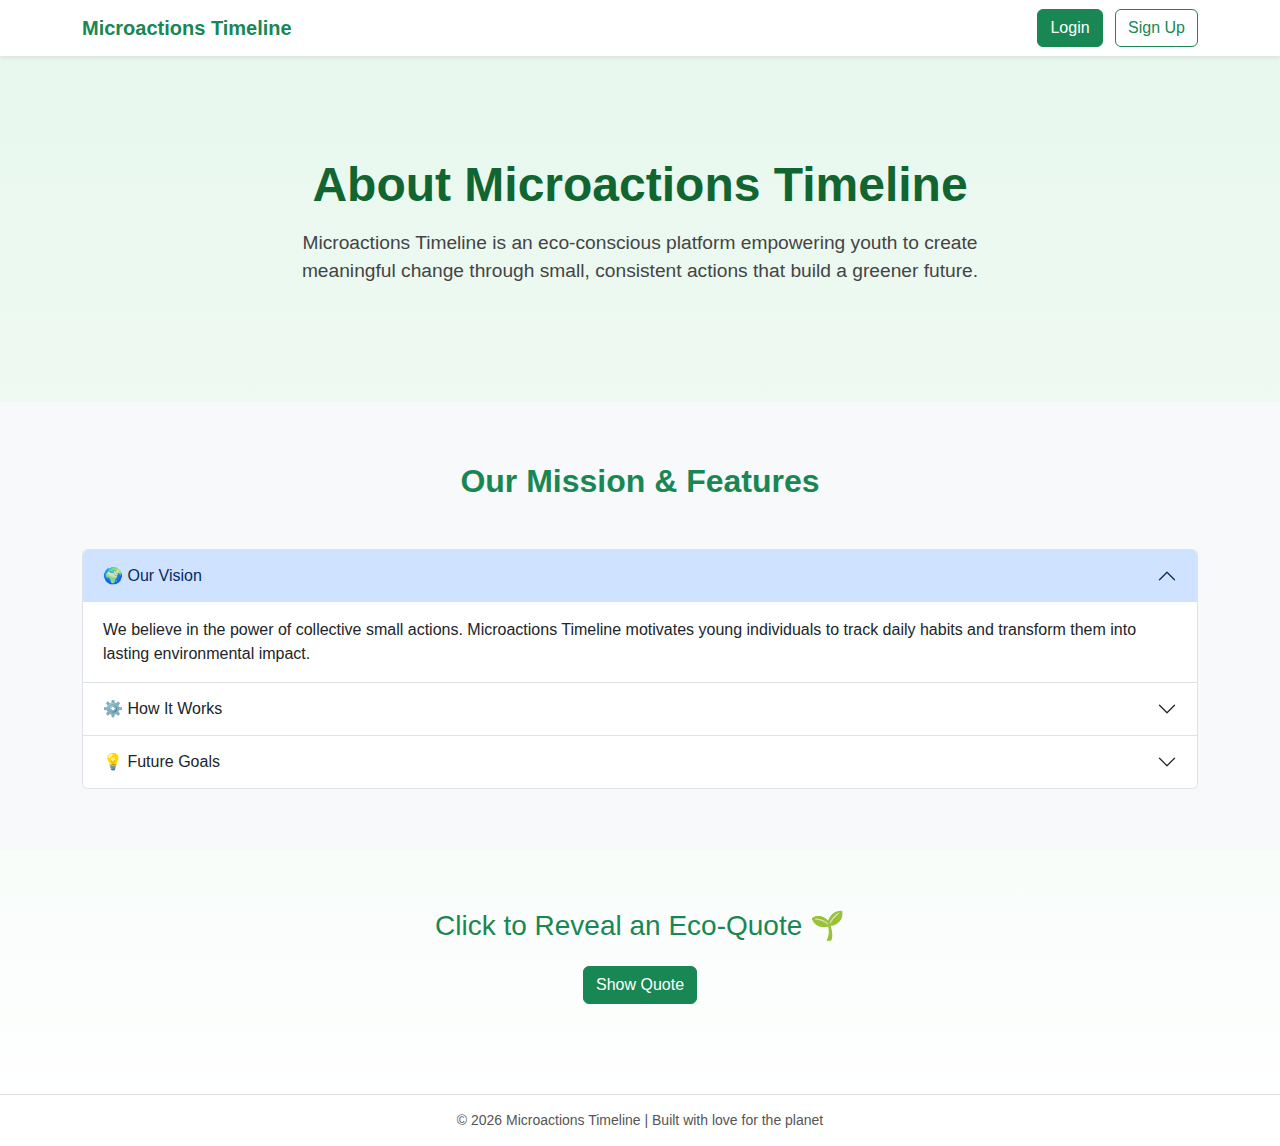
<file: APPDEV/index.html>
<!DOCTYPE html>
<html lang="en">
<head>
  <meta charset="UTF-8" />
  <meta name="viewport" content="width=device-width, initial-scale=1.0" />
  <title>About - Microactions Timeline</title>
  <link
    href="https://cdn.jsdelivr.net/npm/bootstrap@5.3.2/dist/css/bootstrap.min.css"
    rel="stylesheet"
  />
  <style>
    body {
      font-family: Arial, sans-serif;
      background: linear-gradient(to bottom, #e6f7ec, #ffffff);
    }
    .hero {
      padding: 100px 20px;
      text-align: center;
    }
    .hero h1 {
      font-size: 3rem;
      font-weight: 800;
      color: #116530;
    }
    .hero p {
      font-size: 1.2rem;
      color: #444;
      margin-top: 15px;
      max-width: 700px;
      margin-left: auto;
      margin-right: auto;
    }
    .section {
      padding: 60px 20px;
    }
    footer {
      background: #fff;
      padding: 15px 0;
      text-align: center;
      font-size: 14px;
      color: #555;
      border-top: 1px solid #ddd;
      margin-top: 30px;
    }
  </style>
</head>
<body>
  <!-- Navbar -->
  <nav class="navbar navbar-expand-lg navbar-light bg-white shadow-sm">
    <div class="container">
      <a class="navbar-brand fw-bold text-success" href="pg1.html">Microactions Timeline</a>
      <div class="ms-auto">
        <a href="login.html" class="btn btn-success me-2">Login</a>
        <a href="signup.html" class="btn btn-outline-success">Sign Up</a>
      </div>
    </div>
  </nav>

  <!-- Hero Section -->
  <section class="hero">
    <h1>About Microactions Timeline</h1>
    <p>
      Microactions Timeline is an eco-conscious platform empowering youth to create meaningful change through small, consistent actions that build a greener future.
    </p>
  </section>

  <!-- Interactive Product Description -->
  <section class="section bg-light">
    <div class="container">
      <h2 class="text-center text-success fw-bold mb-5">Our Mission & Features</h2>
      <div class="accordion" id="productAccordion">
        <div class="accordion-item">
          <h2 class="accordion-header" id="headingOne">
            <button class="accordion-button" type="button" data-bs-toggle="collapse" data-bs-target="#collapseOne">
              🌍 Our Vision
            </button>
          </h2>
          <div id="collapseOne" class="accordion-collapse collapse show" data-bs-parent="#productAccordion">
            <div class="accordion-body">
              We believe in the power of collective small actions. Microactions Timeline motivates young individuals to track daily habits and transform them into lasting environmental impact.
            </div>
          </div>
        </div>

        <div class="accordion-item">
          <h2 class="accordion-header" id="headingTwo">
            <button class="accordion-button collapsed" type="button" data-bs-toggle="collapse" data-bs-target="#collapseTwo">
              ⚙️ How It Works
            </button>
          </h2>
          <div id="collapseTwo" class="accordion-collapse collapse" data-bs-parent="#productAccordion">
            <div class="accordion-body">
              <ul>
                <li>Log your eco-friendly activities daily.</li>
                <li>Participate in sustainability challenges.</li>
                <li>Earn rewards and badges for consistency.</li>
                <li>Connect with other eco-warriors worldwide.</li>
              </ul>
            </div>
          </div>
        </div>

        <div class="accordion-item">
          <h2 class="accordion-header" id="headingThree">
            <button class="accordion-button collapsed" type="button" data-bs-toggle="collapse" data-bs-target="#collapseThree">
              💡 Future Goals
            </button>
          </h2>
          <div id="collapseThree" class="accordion-collapse collapse" data-bs-parent="#productAccordion">
            <div class="accordion-body">
              Our future roadmap includes AI-powered impact tracking, school-level leaderboards, and community-driven campaigns to further promote sustainable living.
            </div>
          </div>
        </div>
      </div>
    </div>
  </section>

  <!-- Interactive JavaScript Animation -->
  <section class="section text-center">
    <h3 class="text-success mb-4">Click to Reveal an Eco-Quote 🌱</h3>
    <button id="quoteBtn" class="btn btn-success">Show Quote</button>
    <p id="quoteText" class="mt-4 fw-bold text-secondary" style="display:none;"></p>
  </section>

  <!-- Footer -->
  <footer>
    © <script>document.write(new Date().getFullYear());</script> Microactions Timeline |
    Built with love for the planet
  </footer>

  <!-- Bootstrap + JS -->
  <script src="https://cdn.jsdelivr.net/npm/bootstrap@5.3.2/dist/js/bootstrap.bundle.min.js"></script>
  <script>
    // Simple JS interactivity for the quote reveal
    const quotes = [
      "Small actions can create a ripple of change.",
      "Be the reason the Earth smiles today.",
      "The future is green if you make it so.",
      "Change starts with your microaction!"
    ];
    document.getElementById("quoteBtn").addEventListener("click", () => {
      const randomQuote = quotes[Math.floor(Math.random() * quotes.length)];
      const quoteText = document.getElementById("quoteText");
      quoteText.style.display = "block";
      quoteText.textContent = randomQuote;
    });
  </script>
</body>
</html>
</file>
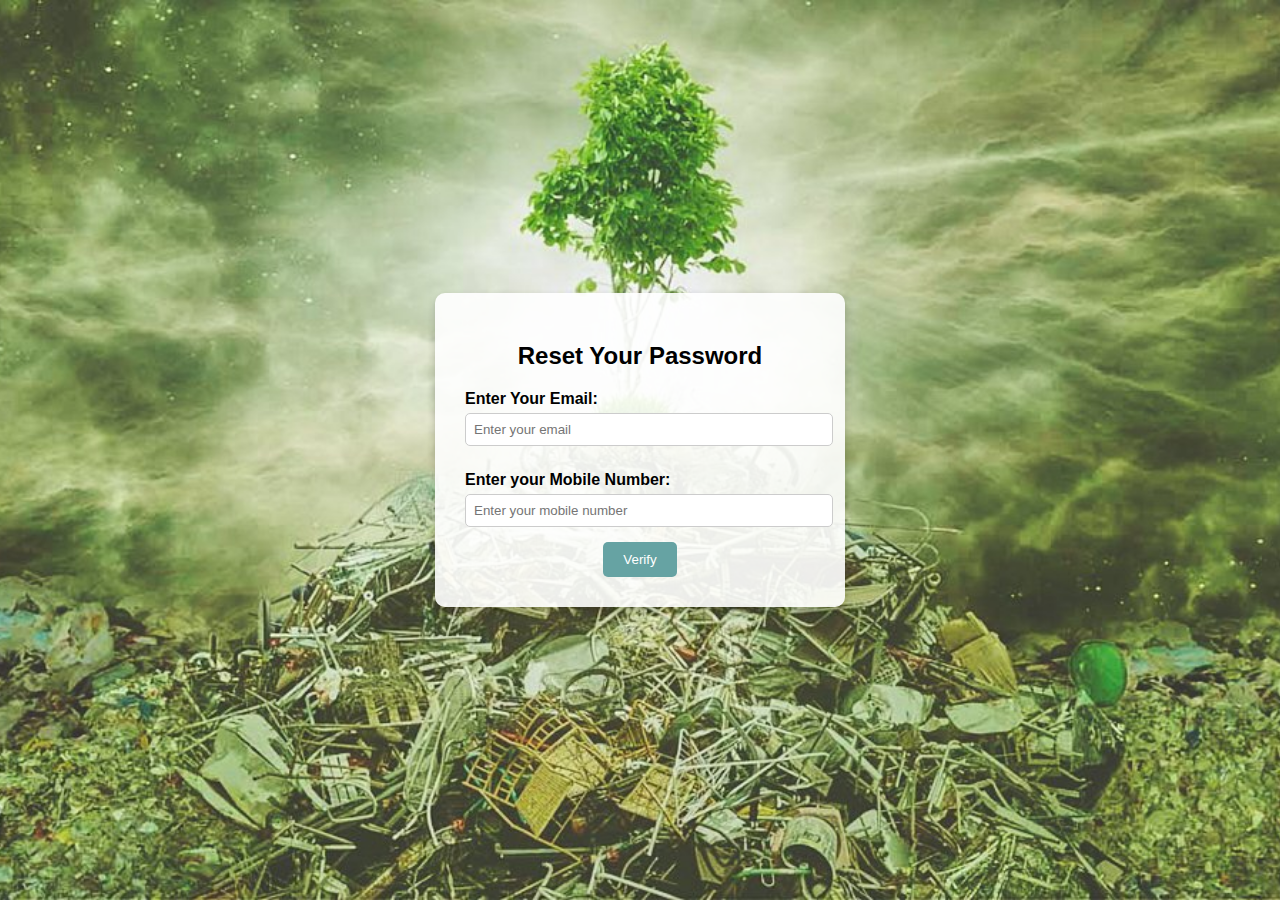
<file: forgot.html>
<!DOCTYPE html>
<html lang="en">
<head>
  <meta charset="UTF-8">
  <title>Forgot Password</title>
  <style>
    body {
      background: url('forgot.jpeg') no-repeat center center/cover;
      font-family: Arial, sans-serif;
      display: flex;
      justify-content: center;
      align-items: center;
      height: 100vh;
      margin: 0;
    }

    .container {
      background: rgba(255, 255, 255, 0.9);
      border-radius: 10px;
      padding: 30px;
      box-shadow: 0 4px 8px rgba(0,0,0,0.2);
      width: 350px;
      text-align: center;
    }

    h2 { margin-bottom: 20px; }

    label {
      font-weight: bold;
      display: block;
      text-align: left;
      margin: 10px 0 5px;
    }

    input {
      width: 100%;
      padding: 8px;
      margin-bottom: 15px;
      border: 1px solid #ccc;
      border-radius: 5px;
    }

    button {
      background-color: #66a3a3;
      color: white;
      padding: 10px 20px;
      border: none;
      border-radius: 5px;
      cursor: pointer;
    }

    button:hover {
      background-color: #558f8f;
    }

    .error {
      color: red;
      font-size: 14px;
    }
  </style>
</head>
<body>
  <div class="container">
    <h2>Reset Your Password</h2>
    <form name="forgotForm" action="verify_user.php" method="POST" onsubmit="return validateForm()">
      <label for="email">Enter Your Email:</label>
      <input type="email" name="email" id="email" placeholder="Enter your email">

      <label for="mobile">Enter your Mobile Number:</label>
      <input type="text" name="mobile" id="mobile" placeholder="Enter your mobile number">

      <div class="error" id="errorMsg"></div>

      <button type="submit">Verify</button>
    </form>
  </div>

  <script>
    function validateForm() {
      const email = document.getElementById("email").value.trim();
      const mobile = document.getElementById("mobile").value.trim();
      const errorMsg = document.getElementById("errorMsg");

      if (email === "" || mobile === "") {
        errorMsg.textContent = "Please fill all fields.";
        return false;
      }

      const emailRegex = /^[^\s@]+@[^\s@]+\.[^\s@]+$/;
      if (!emailRegex.test(email)) {
        errorMsg.textContent = "Invalid email format.";
        return false;
      }

      const mobileRegex = /^[0-9]{10}$/;
      if (!mobileRegex.test(mobile)) {
        errorMsg.textContent = "Enter a valid 10-digit mobile number.";
        return false;
      }

      return true;
    }
  </script>
</body>
</html>
</file>
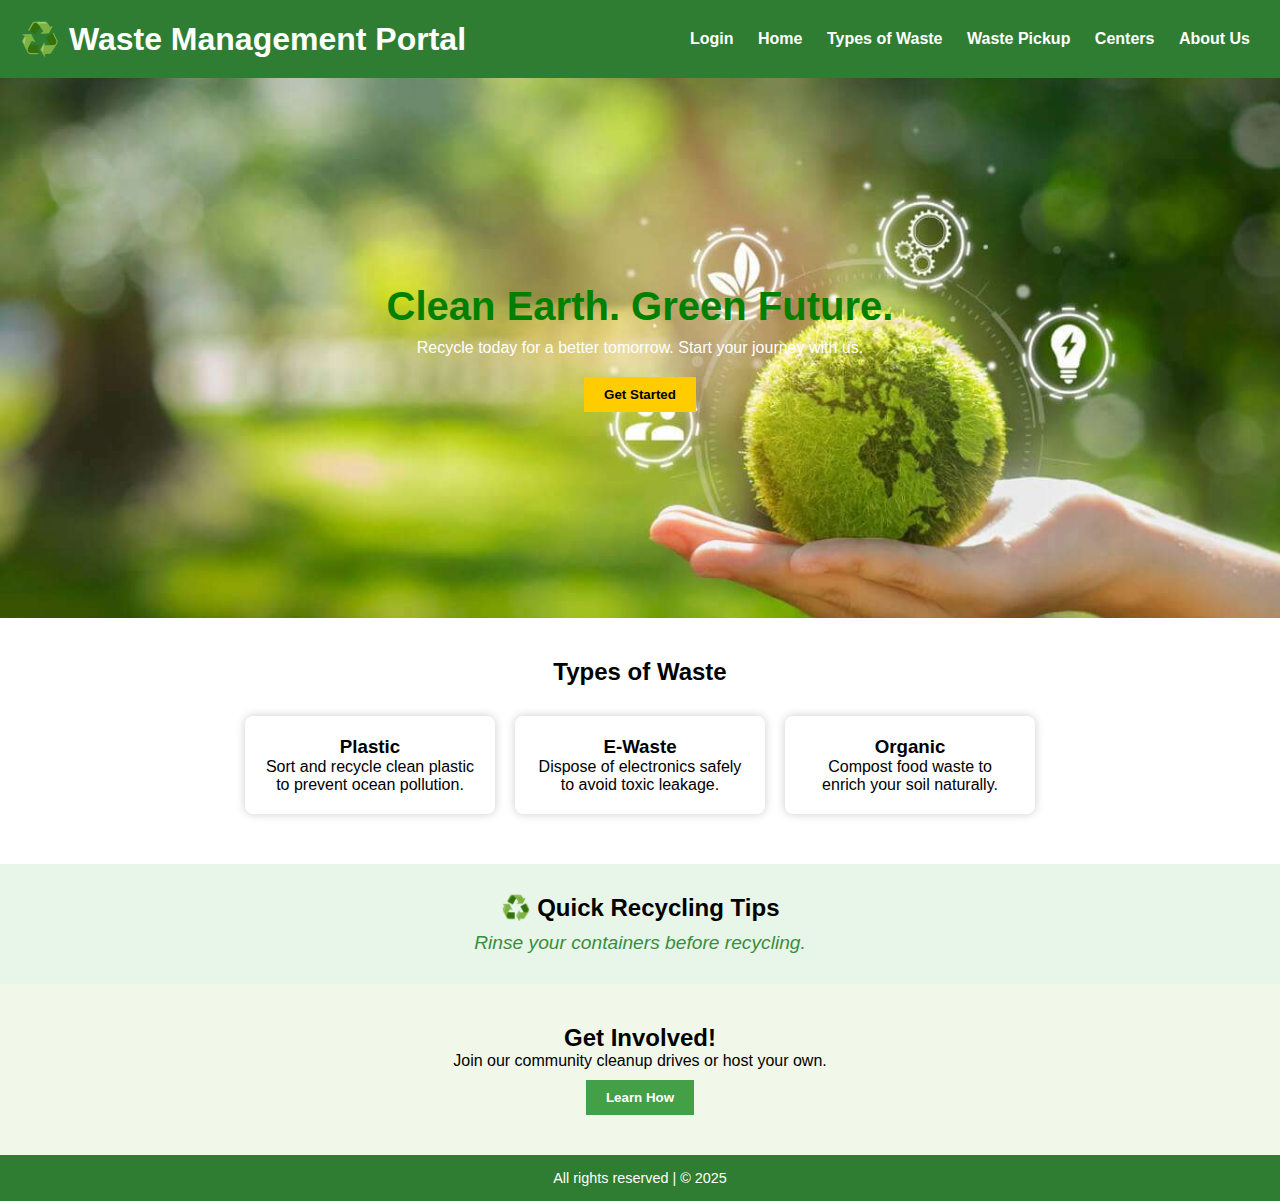
<file: home.html>
<!DOCTYPE html>
<html lang="en">
<head>
  <meta charset="UTF-8">
  <title>WasteWise - Recycle for a Better Tomorrow</title>
  <link rel="stylesheet" href="home.css">
  <style>
    html {
      scroll-behavior: smooth;
    }
  </style>
</head>
<body>

<header>
  <h1>♻️ Waste Management Portal</h1>
  <nav>
    <a href="login.html" id="login-link">Login</a>
    <a href="home.html">Home</a>
    <a href="wastehome.html">Types of Waste</a> 
    <a href="pickup.html" class="protected">Waste Pickup</a>
    <a href="center.html" class="protected">Centers</a>
    <a href="about.html" class="protected">About Us</a>
  </nav>
</header>

<section class="hero">
  <div class="hero-text">
    <h2>Clean Earth. Green Future.</h2>
    <p>Recycle today for a better tomorrow. Start your journey with us.</p>
    <a href="login.html"><button id="get-started-btn">Get Started</button></a>
  </div>
</section>

<section class="about-waste" id="about-waste">
  <h2>Types of Waste</h2>
  <div class="waste-cards">
    <div class="card">
      <h3>Plastic</h3>
      <p>Sort and recycle clean plastic to prevent ocean pollution.</p>
    </div>
    <div class="card">
      <h3>E-Waste</h3>
      <p>Dispose of electronics safely to avoid toxic leakage.</p>
    </div>
    <div class="card">
      <h3>Organic</h3>
      <p>Compost food waste to enrich your soil naturally.</p>
    </div>
  </div>
</section>

<section class="tips">
  <h2>♻️ Quick Recycling Tips</h2>
  <p id="tip-box">Loading tip...</p>
</section>

<section class="cta">
  <h2>Get Involved!</h2>
  <p>Join our community cleanup drives or host your own.</p>
  <button onclick="alert('More info coming soon!')">Learn How</button>
</section>

<footer>
  <p>All rights reserved | © 2025</p>
</footer>

<script>
  const tips = [
    "Rinse your containers before recycling.",
    "Avoid black plastic – many facilities can't sort it.",
    "Compost your food waste for nutrient-rich soil.",
    "Recycle electronics at certified e-waste centers.",
    "Use reusable bags, bottles, and containers."
  ];

  let current = 0;
  const tipBox = document.getElementById("tip-box");

  function showTip() {
    tipBox.textContent = tips[current];
    current = (current + 1) % tips.length;
  }

  setInterval(showTip, 3000);
  showTip();

  document.addEventListener('DOMContentLoaded', () => {
    const loginLink = document.getElementById('login-link');
    const isLoggedIn = localStorage.getItem('isLoggedIn') === 'true';
    const firstName = localStorage.getItem('first_name') || '';
  });
    
    if (isLoggedIn) {
        loginLink.textContent = 'Logout';
        loginLink.href = '#';
        loginLink.onclick = () => {
            localStorage.removeItem('isLoggedIn');
            localStorage.removeItem('first_name');
            alert('Logged out successfully!');
            window.location.href = 'login.html';
        };
    } else {
        loginLink.textContent = 'Login';
        loginLink.href = 'login.html';
        loginLink.onclick = null;
    }

    
    const protectedLinks = document.querySelectorAll('.protected');
    protectedLinks.forEach(link => {
        link.addEventListener('click', e => {
            if (!isLoggedIn) {
                e.preventDefault();
                alert('Please log in to access this page.');
                window.location.href = 'login.html';
            }
        });

    const getStartedBtn = document.getElementById('get-started-btn');
    getStartedBtn.onclick = () => {
        if (!isLoggedIn) {
            window.location.href = 'register.html';
        } else {
            alert('You are already logged in!');
        }
    };
});
</script>

</body>
</html>
</file>
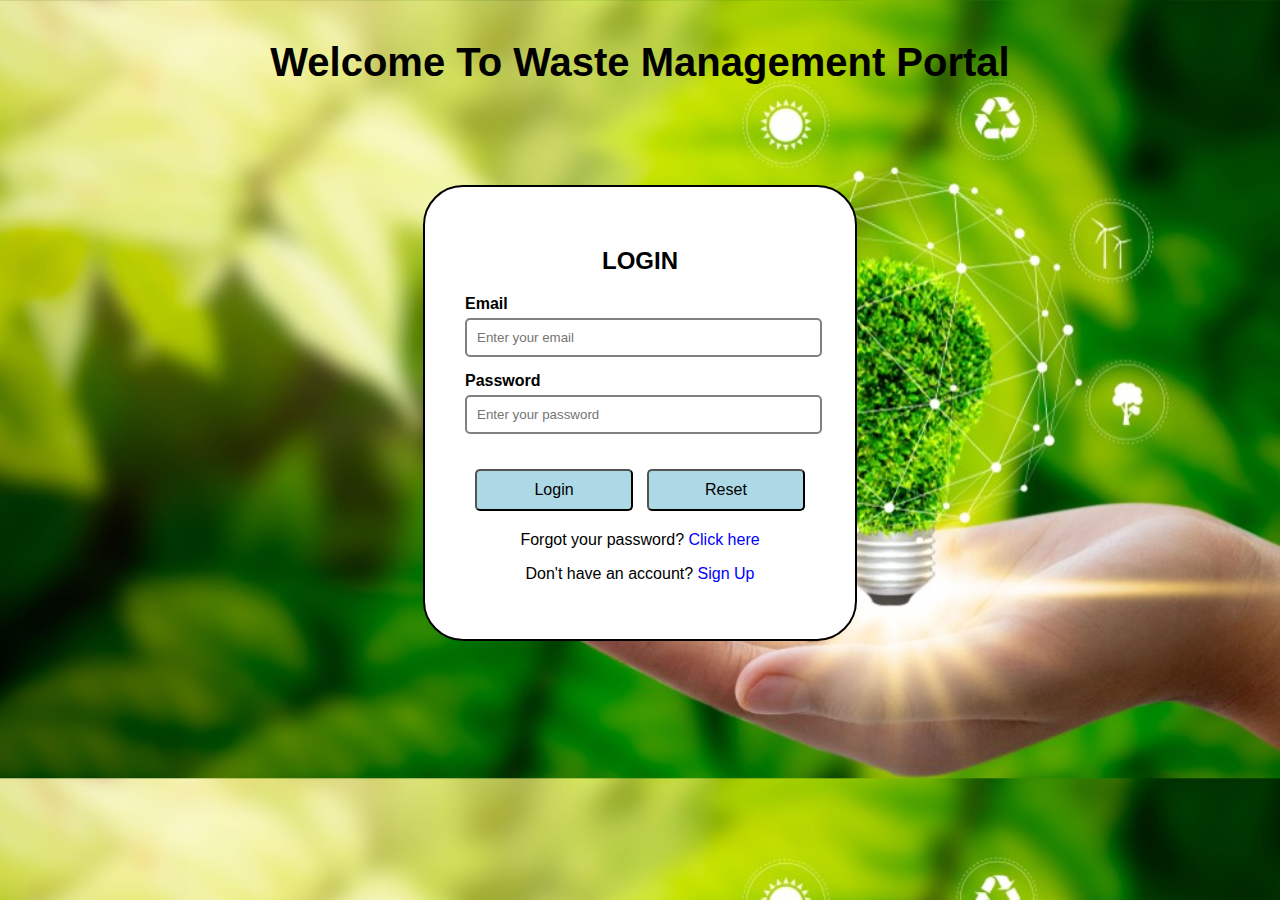
<file: login.html>
<!DOCTYPE html>
<html lang="en">
<head>
    <meta charset="UTF-8">
    <title>Login - WasteWise</title>
    <link rel="stylesheet" href="login.css">
    <script>
      
        const ADMIN_EMAIL = "admin@wastewise.com";

        
        const isValidEmail = email => /^[^\s@]+@[^\s@]+\.[^\s@]+$/.test(email);

        
        const showAlert = msg => alert(msg);

       
        function validateForm(event) {
            const email = document.querySelector('input[name="email"]').value.trim();
            const password = document.querySelector('input[name="password"]').value.trim();

            if (email === "" || password === "") {
                showAlert("Please fill in all fields!");
                event.preventDefault();
                return false;
            }

            if (!isValidEmail(email)) {
                showAlert("Please enter a valid email address!");
                event.preventDefault();
                return false;
            }

            if (password.length < 6) {
                showAlert("Password must be at least 6 characters long!");
                event.preventDefault();
                return false;
            }

            if (email === ADMIN_EMAIL) {
                showAlert("Welcome Admin!");
            } else {
                showAlert("Welcome User!");
            }

            return true;
        }
    </script>
</head>
<body>
    <h2 style="text-align:center; margin-top:40px; color:black; font-size:40px;">
        Welcome To Waste Management Portal
    </h2>

    <div class="login-box">
        <h2 style="text-align:center; margin-bottom:20px;">LOGIN</h2>
        <form action="login.php" method="POST" onsubmit="validateForm(event)">
            <label>Email</label>
            <input type="text" name="email" placeholder="Enter your email" required>

            <label>Password</label>
            <input type="password" name="password" placeholder="Enter your password" required>

            <div style="text-align:center; margin-top:15px;">
                <input type="submit" value="Login">
                <input type="reset" value="Reset">
            </div>

            <p style="text-align:center; margin-top:10px;">
                Forgot your password? <a href="forgot.html">Click here</a>
            </p>
            <p style="text-align:center; margin-top:10px;">
                Don't have an account? <a href="register.html">Sign Up</a>
            </p>
        </form>
    </div>
</body>
</html>
</file>
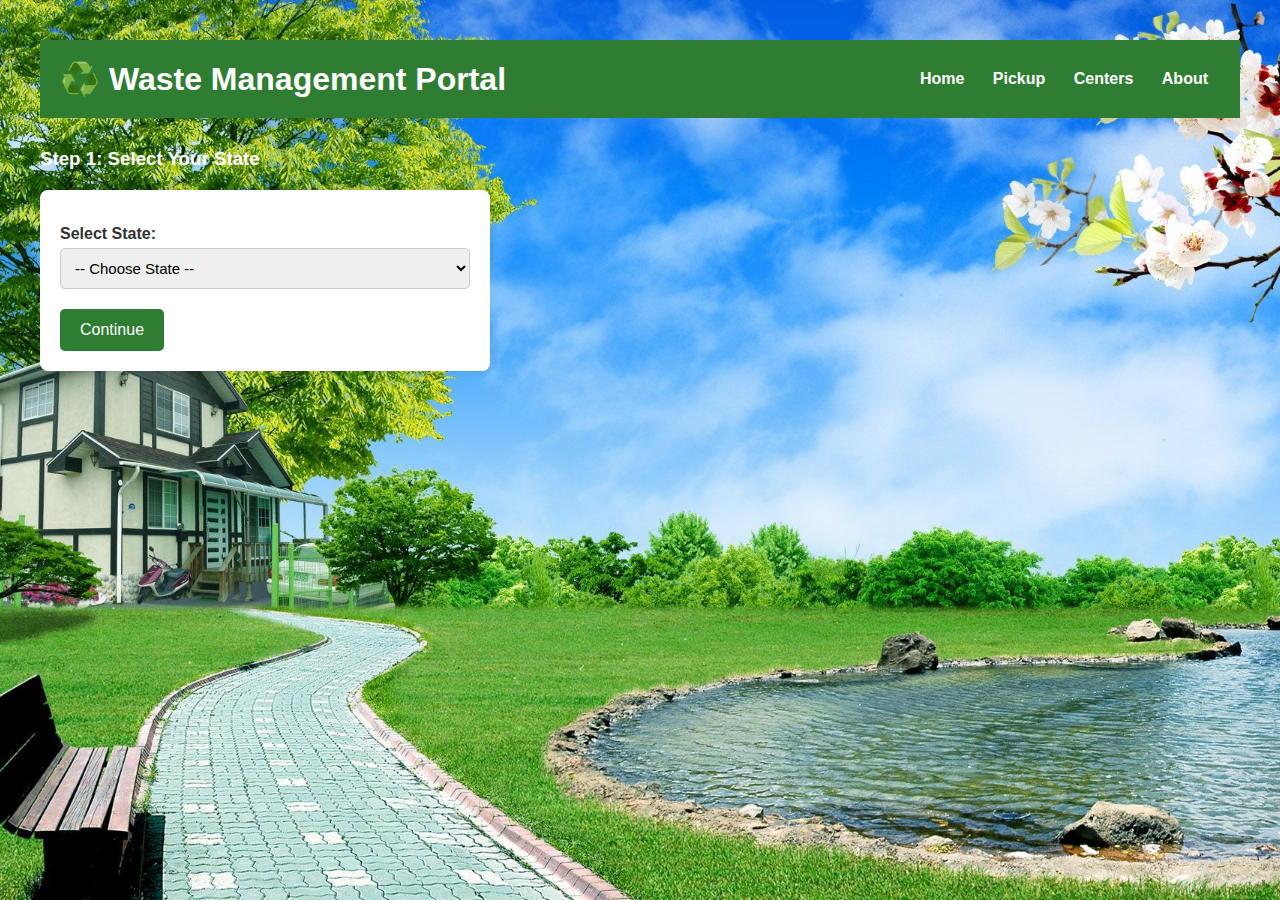
<file: pickup.html>
<!DOCTYPE html>
<html lang="en">
<head>
  <meta charset="UTF-8" />
  <title>Pickup Request</title>
  <link rel="stylesheet" href="pickup.css" />
</head>
<body>

  <header>
    <h1>♻️ Waste Management Portal</h1>
    <nav>
      <a href="home.html">Home</a>
      <a href="pickup.html">Pickup</a>
      <a href="center.html">Centers</a>
      <a href="about.html">About</a>
    </nav>
  </header>

  <h3>Step 1: Select Your State</h3>

  <!-- Step 1 -->
  <form id="stateForm">
    <label for="state">Select State:</label>
    <select id="state" required>
      <option value="">-- Choose State --</option>
      <option value="andhra_pradesh">Andhra Pradesh</option>
      <option value="arunachal_pradesh">Arunachal Pradesh</option>
      <option value="assam">Assam</option>
      <option value="bihar">Bihar</option>
      <option value="chhattisgarh">Chhattisgarh</option>
      <option value="goa">Goa</option>
      <option value="gujarat">Gujarat</option>
      <option value="haryana">Haryana</option>
      <option value="himachal_pradesh">Himachal Pradesh</option>
      <option value="jharkhand">Jharkhand</option>
      <option value="karnataka">Karnataka</option>
      <option value="kerala">Kerala</option>
      <option value="madhya_pradesh">Madhya Pradesh</option>
      <option value="maharashtra">Maharashtra</option>
      <option value="manipur">Manipur</option>
      <option value="meghalaya">Meghalaya</option>
      <option value="mizoram">Mizoram</option>
      <option value="nagaland">Nagaland</option>
      <option value="odisha">Odisha</option>
      <option value="punjab">Punjab</option>
      <option value="rajasthan">Rajasthan</option>
      <option value="sikkim">Sikkim</option>
      <option value="tamil_nadu">Tamil Nadu</option>
      <option value="telangana">Telangana</option>
      <option value="tripura">Tripura</option>
      <option value="uttar_pradesh">Uttar Pradesh</option>
      <option value="uttarakhand">Uttarakhand</option>
      <option value="west_bengal">West Bengal</option>
    </select>
    <button type="button" onclick="showOptions()">Continue</button>
  </form>

  <!-- Step 2 buttons -->
  <div id="actionButtons" style="display:none;">
    <h3>Step 2: Choose an Option</h3>
    <button onclick="showDetailsForm()">Request Pickup</button>
    <button onclick="displayRequests()">Display Requests</button>
  </div>

  <!-- Step 3 - Request Pickup Form -->
  <form id="detailsForm" action="pickup.php" method="POST" style="display:none;">
    <h3>Request Pickup</h3>
    <input type="hidden" id="stateHidden" name="state" />

    <label>Name:</label>
    <input type="text" name="name" required />

    <label>Mobile:</label>
    <input type="number" name="mobile" required />

    <label>Area:</label>
    <input type="text" name="area" required />

    <label>Pincode:</label>
    <input type="number" name="pincode" required />

    <label>Type of Waste:</label>
    <select name="type" required>
      <option value="">-- Select Type --</option>
      <option value="plastic">Plastic</option>
      <option value="organic">Organic</option>
      <option value="e-waste">E-Waste</option>
    </select>

    <input type="submit" value="Submit Pickup Request" />
  </form>

  <!-- Step 4 - Display Requests -->
  <div id="displaySection" style="display:none;">
    <h3>Pickup Requests for Selected State</h3>
    <table id="pickupTable">
      <thead>
        <tr>
          <th>Name</th>
          <th>Mobile</th>
          <th>Pincode</th>
          <th>Area</th>
          <th>Type</th>
        </tr>
      </thead>
      <tbody id="tableBody">
        <tr><td colspan="5">Loading...</td></tr>
      </tbody>
    </table>
  </div>

  <script>
    function showOptions() {
      const state = document.getElementById('state').value;
      if (!state) {
        alert('Please select a state.');
        return;
      }
      document.getElementById('actionButtons').style.display = 'block';
      document.getElementById('stateHidden').value = state;
      document.getElementById('detailsForm').style.display = 'none';
      document.getElementById('displaySection').style.display = 'none';
    }

    function showDetailsForm() {
      document.getElementById('detailsForm').style.display = 'block';
      document.getElementById('displaySection').style.display = 'none';
    }

    function displayRequests() {
      const state = document.getElementById('state').value;
      if (!state) {
        alert('Please select a state.');
        return;
      }
      document.getElementById('detailsForm').style.display = 'none';
      document.getElementById('displaySection').style.display = 'block';

      fetch(`display.php?state=${state}`)
        .then(res => res.text())
        .then(data => {
          document.getElementById('tableBody').innerHTML = data;
        })
        .catch(err => {
          document.getElementById('tableBody').innerHTML = `<tr><td colspan="5">Error loading data.</td></tr>`;
        });
    }
  </script>
</body>
</html>
</file>
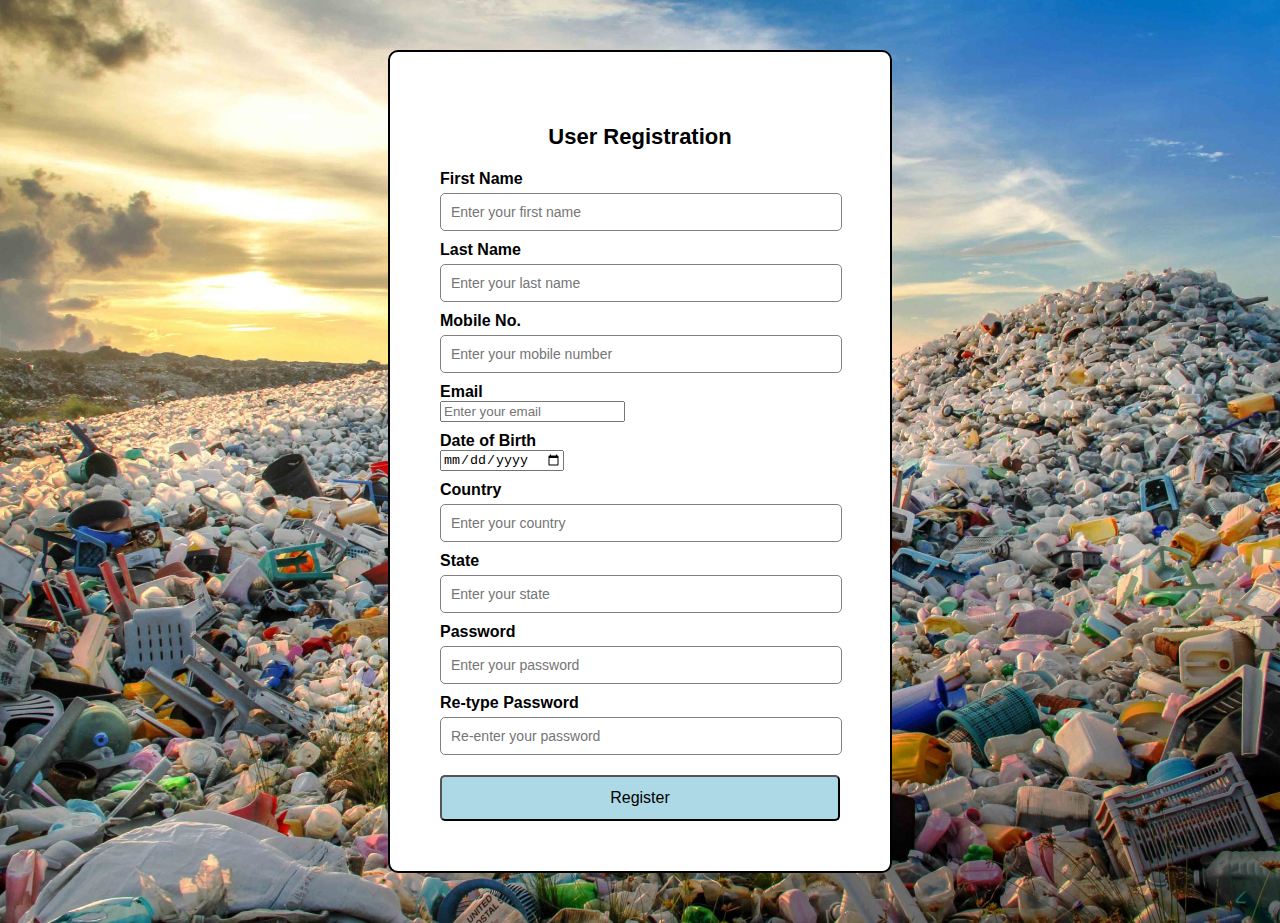
<file: register.html>
<!DOCTYPE html>
<html lang="en">
<head>
<meta charset="UTF-8">
<meta name="viewport" content="width=device-width, initial-scale=1.0">
<title>User Registration</title>
<link rel="stylesheet" href="register.css">
</head>
<body>

<div class="register">
    <p>User Registration</p>
    <form action="register.php" method="POST">
        <label for="first_name">First Name</label>
        <input type="text" id="first_name" name="first_name" placeholder="Enter your first name" required>

        <label for="last_name">Last Name</label>
        <input type="text" id="last_name" name="last_name" placeholder="Enter your last name" required>

        <label for="mobile">Mobile No.</label>
        <input type="text" id="mobile" name="mobile" placeholder="Enter your mobile number" required>

        <label for="email">Email</label>
        <input type="email" id="email" name="email" placeholder="Enter your email" required>

        <label for="dob">Date of Birth</label>
        <input type="date" id="dob" name="dob" required>

        <label for="country">Country</label>
        <input type="text" id="country" name="country" placeholder="Enter your country" required>

        <label for="state">State</label>
        <input type="text" id="state" name="state" placeholder="Enter your state" required>

        <label for="password">Password</label>
        <input type="password" id="password" name="password" placeholder="Enter your password" required>

        <label for="retype_password">Re-type Password</label>
        <input type="password" id="retype_password" name="retype_password" placeholder="Re-enter your password" required>

        <input type="submit" value="Register">
    </form>
</div>

</body>
</html>
</file>
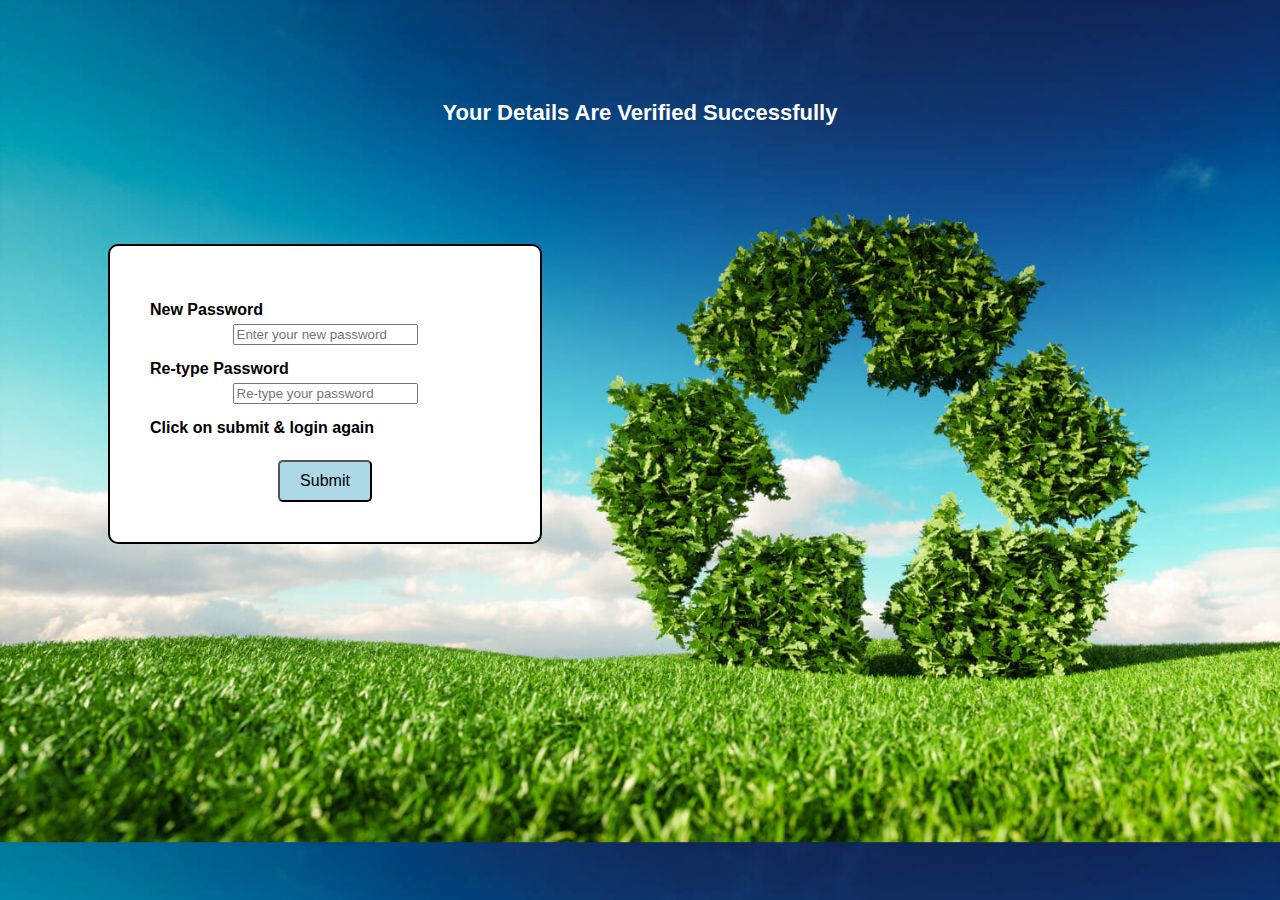
<file: verify.html>
<!DOCTYPE html>
<html>
<head>
  <link rel="stylesheet" href="verify.css">
  <title>VERIFY AND RESET PAGE</title>
</head>
<body>
  <div class="success">Your Details Are Verified Successfully</div><br>

  <form action="updatepass.php" method="POST" onsubmit="return validateForm()">
    <p>New Password</p>
    <input type="password" name="pass1" id="pass1" placeholder="Enter your new password" required>

    <p>Re-type Password</p>
    <input type="password" name="pass2" id="pass2" placeholder="Re-type your password" required>

    <p>Click on submit & login again</p><br>

    <button type="submit">Submit</button>
  </form>

  <script>
    function validateForm() {
      const p1 = document.getElementById("pass1").value.trim();
      const p2 = document.getElementById("pass2").value.trim();

      if (p1 === "" || p2 === "") {
        alert("Please fill in both password fields.");
        return false;
      }
      if (p1 !== p2) {
        alert("Passwords do not match!");
        return false;
      }
      return true;
    }
  </script>
</body>
</html>
</file>
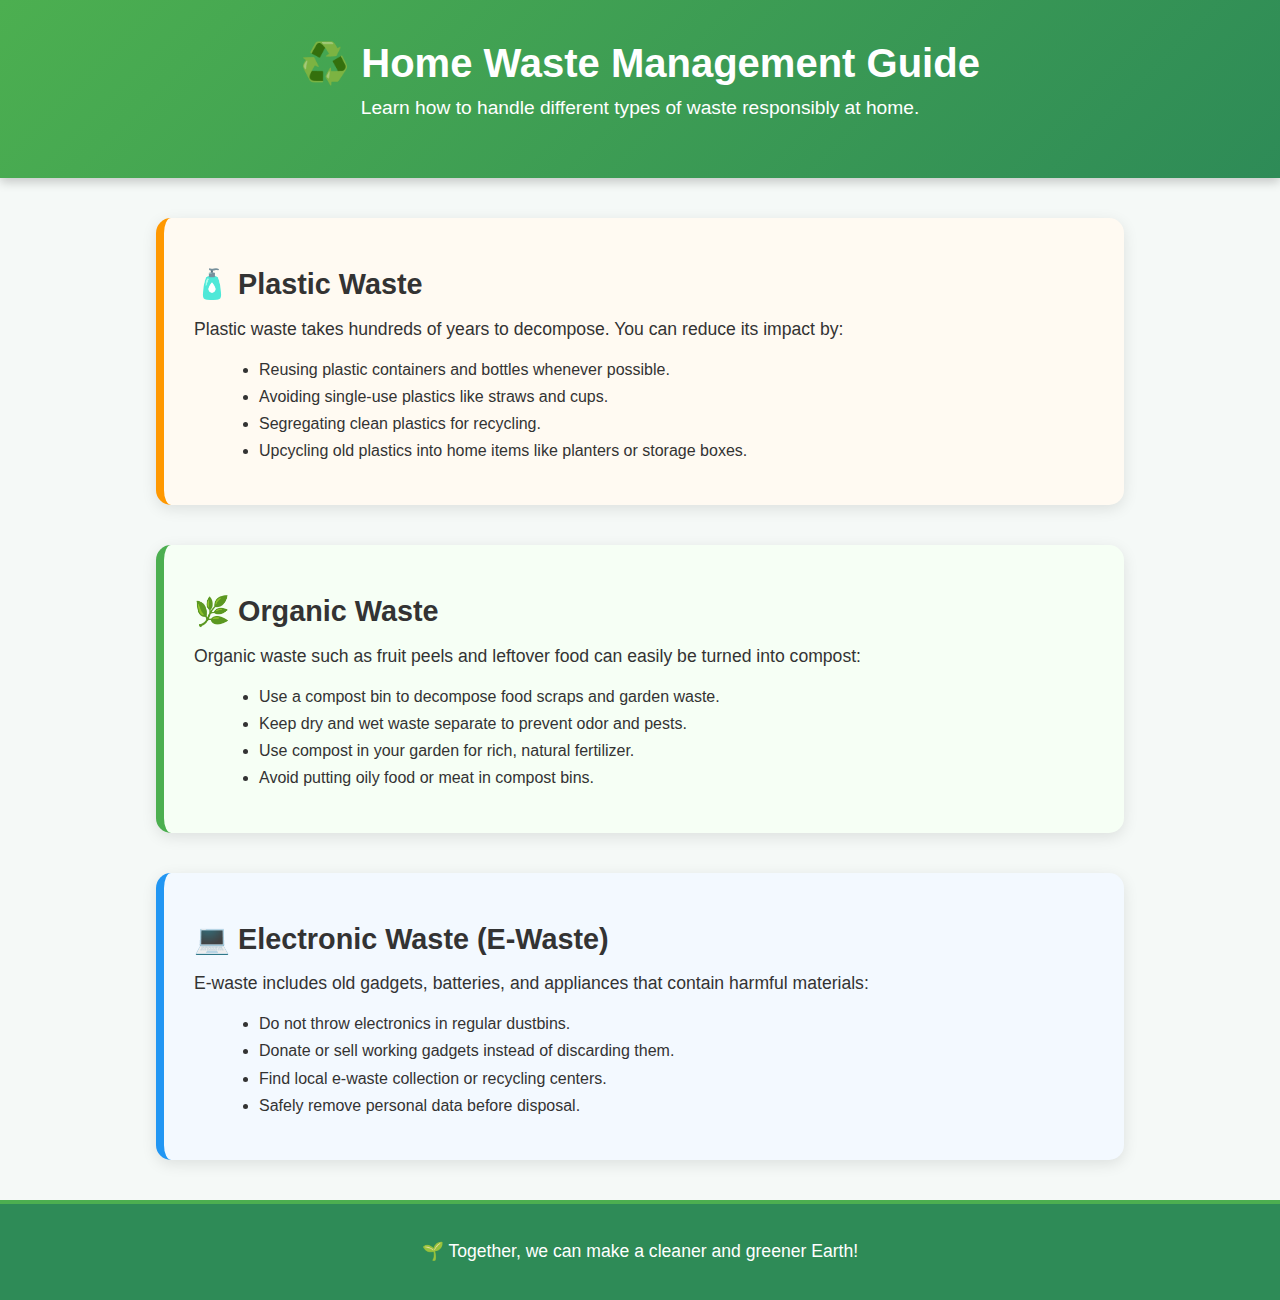
<file: wastehome.html>
<!DOCTYPE html>
<html lang="en">
<head>
    <meta charset="UTF-8">
    <title>Home Waste Management Guide</title>
    <link rel="stylesheet" href="wastemanage.css">
</head>
<body>
    <header>
        <h1>♻️ Home Waste Management Guide</h1>
        <p>Learn how to handle different types of waste responsibly at home.</p>
    </header>

    <section class="waste-section plastic">
        <h2>🧴 Plastic Waste</h2>
        <p>
            Plastic waste takes hundreds of years to decompose. You can reduce its impact by:
        </p>
        <ul>
            <li>Reusing plastic containers and bottles whenever possible.</li>
            <li>Avoiding single-use plastics like straws and cups.</li>
            <li>Segregating clean plastics for recycling.</li>
            <li>Upcycling old plastics into home items like planters or storage boxes.</li>
        </ul>
    </section>

    <section class="waste-section organic">
        <h2>🌿 Organic Waste</h2>
        <p>
            Organic waste such as fruit peels and leftover food can easily be turned into compost:
        </p>
        <ul>
            <li>Use a compost bin to decompose food scraps and garden waste.</li>
            <li>Keep dry and wet waste separate to prevent odor and pests.</li>
            <li>Use compost in your garden for rich, natural fertilizer.</li>
            <li>Avoid putting oily food or meat in compost bins.</li>
        </ul>
    </section>

    <section class="waste-section electronic">
        <h2>💻 Electronic Waste (E-Waste)</h2>
        <p>
            E-waste includes old gadgets, batteries, and appliances that contain harmful materials:
        </p>
        <ul>
            <li>Do not throw electronics in regular dustbins.</li>
            <li>Donate or sell working gadgets instead of discarding them.</li>
            <li>Find local e-waste collection or recycling centers.</li>
            <li>Safely remove personal data before disposal.</li>
        </ul>
    </section>

    <footer>
        <p>🌱 Together, we can make a cleaner and greener Earth!</p>
    </footer>
</body>
</html>
</file>
<file: home.css>
* {
  margin: 0;
  padding: 0;
  box-sizing: border-box;
  font-family: Arial, sans-serif;
}

header {
  background-color: #2e7d32;
  color: white;
  padding: 20px;
  display: flex;
  justify-content: space-between;
  align-items: center;
}

nav a {
  color: white;
  margin: 0 10px;
  text-decoration: none;
  font-weight: bold;
}

.hero {
  background: url('home.jpeg') no-repeat center center/cover;
  height: 60vh;
  display: flex;
  align-items: center;
  justify-content: center;
  color: white;
  text-align: center;
}

.hero-text h2{
  font-size: 2.5em;
  margin-bottom: 10px;
  color:green;
}

.hero-text button {
  margin-top: 20px;
  padding: 10px 20px;
  background-color: #ffcc00;
  border: none;
  cursor: pointer;
  font-weight: bold;
}

.about-waste {
  padding: 40px 20px;
  text-align: center;
}

.waste-cards {
  display: flex;
  justify-content: center;
  flex-wrap: wrap;
  margin-top: 20px;
}

.card {
  background-color: white;
  box-shadow: 0 0 10px #ccc;
  padding: 20px;
  margin: 10px;
  width: 250px;
  border-radius: 8px;
}

.tips {
  background-color: #e8f5e9;
  text-align: center;
  padding: 30px 20px;
}

#tip-box {
  font-size: 1.2em;
  margin-top: 10px;
  font-style: italic;
  color: #388e3c;
}

.cta {
  background-color: #f1f8e9;
  text-align: center;
  padding: 40px 20px;
}

.cta button {
  background-color: #43a047;
  color: white;
  padding: 10px 20px;
  border: none;
  margin-top: 10px;
  font-weight: bold;
  cursor: pointer;
}

footer {
  background-color: #2e7d32;
  color: white;
  text-align: center;
  padding: 15px;
  font-size: 0.9em;
}
</file>
<file: login.css>
body {
      background-image:url("login.jpeg");
      background-size: cover; 
      font-family: Arial, sans-serif;
    }

    .login-box {
      width: 350px;                  
      margin:  100px auto;            
      padding: 40px;
      border: 2px solid black;       
      border-radius: 40px;           
      background-color: white;       
    }
    label {
      display: block;      
         margin-top: 15px;
      font-weight: bold;
      text-align: left;     
    }

    input[type="text"],
    input[type="password"] {
      width: 95%;
      padding: 10px;
      margin-top: 5px;     
      border: 2px solid gray;
      border-radius: 5px;
    }

    input[type="submit"],
    input[type="reset"] {
      width: 45%;
      padding: 10px;
      margin: 20px 5px 10px 5px;
      font-size: 16px;
      border-radius: 5px;
      background-color:lightblue;
    }
    a {
      color: blue;
      text-decoration: none;
    }
</file>
<file: pickup.css>
* {
  margin: 0;
  padding: 0;
  box-sizing: border-box;
}

html, body {
  height: 100%;
  font-family: Arial, sans-serif;
}

body {
  background-image: url('pickup.jpg');
  background-size: cover;
  background-position: center;
  background-repeat: no-repeat;
  background-attachment: fixed;
  padding: 40px;
  color: #333;
}

header {
  background-color: #2e7d32;
  color: white;
  padding: 20px;
  display: flex;
  justify-content: space-between;
  align-items: center;
}

nav a {
  color: white;
  margin: 0 12px;
  text-decoration: none;
  font-weight: bold;
}

h1 {
  color: white;
}

h3 {
  color:white;
  margin-top: 30px;
  margin-bottom: 15px;
}

form {
  background-color: #fff;
  padding: 20px;
  margin-top: 20px;
  border-radius: 8px;
  max-width: 450px;
  box-shadow: 0 0 10px rgba(0,0,0,0.1);
}

label {
  display: block;
  margin-top: 15px;
  font-weight: bold;
}

input[type="text"],
input[type="tel"],
input[type="number"],
select {
  width: 100%;
  padding: 10px;
  margin-top: 5px;
  border: 1px solid #ccc;
  border-radius: 5px;
  font-size: 15px;
}

input[type="submit"],
button {
  margin-top: 20px;
  background-color: #2e7d32;
  color: white;
  border: none;
  padding: 12px 20px;
  border-radius: 5px;
  font-size: 16px;
  cursor: pointer;
}

input[type="submit"]:hover,
button:hover {
  background-color: #256b28;
}

#detailsForm {
  display: none;
}
   table { width: 100%; border-collapse: collapse; margin-top: 20px; }
    th, td { border: 1px solid #ddd; padding: 8px; text-align: center; }
    th { background: #2e8b57; color: white; }
</file>
<file: register.css>
body {
      background-image:url("register.jpeg");
      background-size: cover; 
      font-family: Arial, sans-serif;
    }

.register {
  width: 400px;
  margin: 50px auto;
  padding: 50px;
  border: 2px solid black;
  border-radius: 10px;
  background: white;
}

p {
  text-align: center;
  font-size: 22px;
  font-weight: bold;
  margin-bottom: 20px;
}

label {
  display: block;
  margin-top: 10px;
  font-weight: bold;
}

input[type="text"],
input[type="password"] {
  width: 95%;
  padding: 10px;
  margin-top: 5px;
  border: 1px solid gray;
  border-radius: 5px;
  font-size: 14px;
}

input[type="submit"] {
  width: 100%;
  padding: 12px;
  margin-top: 20px;
  background: lightblue;
  border-radius: 5px;
  font-size: 16px;
  
}
</file>
<file: verify.css>
body {
      background-image:url("verify.jpeg");
      background-size: cover; 
      font-family: Arial, sans-serif;
    }
.success{
  text-align: center;      
  margin-top: 100px;      
  font-size: 22px;         
  font-weight: bold;      
  color: white;            
}
form {
  width: 350px;
  margin: 100px;
  padding: 40px;
  border: 2px solid black;
  border-radius: 10px;
  background: white;
  text-align: center;
}

p {
  font-weight: bold;
  margin: 15px 0 5px;
  text-align: left;
}

input[type="text"] {
  width: 90%;
  padding: 10px;
  margin-bottom: 10px;
  border: 1px solid gray;
  border-radius: 5px;
}

button {
  padding: 10px 20px;
  border-radius: 5px;
  background: lightblue;
  font-size: 16px;
}
</file>
<file: wastemanage.css>
body {
    font-family: "Segoe UI", Arial, sans-serif;
    margin: 0;
    padding: 0;
    background: #f5f9f7;
    color: #333;
}

header {
    background: linear-gradient(135deg, #4caf50, #2e8b57);
    color: white;
    text-align: center;
    padding: 40px 20px;
    box-shadow: 0 4px 10px rgba(0,0,0,0.2);
}

header h1 {
    font-size: 2.5em;
    margin: 0;
}

header p {
    font-size: 1.2em;
    margin-top: 10px;
}

.waste-section {
    background: white;
    margin: 40px auto;
    width: 80%;
    max-width: 900px;
    padding: 25px 30px;
    border-radius: 15px;
    box-shadow: 0 4px 15px rgba(0,0,0,0.1);
    transition: transform 0.3s, box-shadow 0.3s;
}

.waste-section:hover {
    transform: scale(1.02);
    box-shadow: 0 6px 20px rgba(0,0,0,0.15);
}

.waste-section h2 {
    margin-bottom: 10px;
    font-size: 1.8em;
}

.waste-section p {
    font-size: 1.1em;
    margin-bottom: 10px;
}

.waste-section ul {
    list-style: disc;
    margin-left: 25px;
    line-height: 1.7;
}

/* Section colors */
.plastic {
    border-left: 8px solid #ff9800;
    background: #fffaf2;
}

.organic {
    border-left: 8px solid #4caf50;
    background: #f6fff5;
}

.electronic {
    border-left: 8px solid #2196f3;
    background: #f3f9ff;
}

footer {
    text-align: center;
    background: #2e8b57;
    color: white;
    padding: 20px;
    font-size: 1.1em;
    border-top: 4px solid #4caf50;
}
</file>
